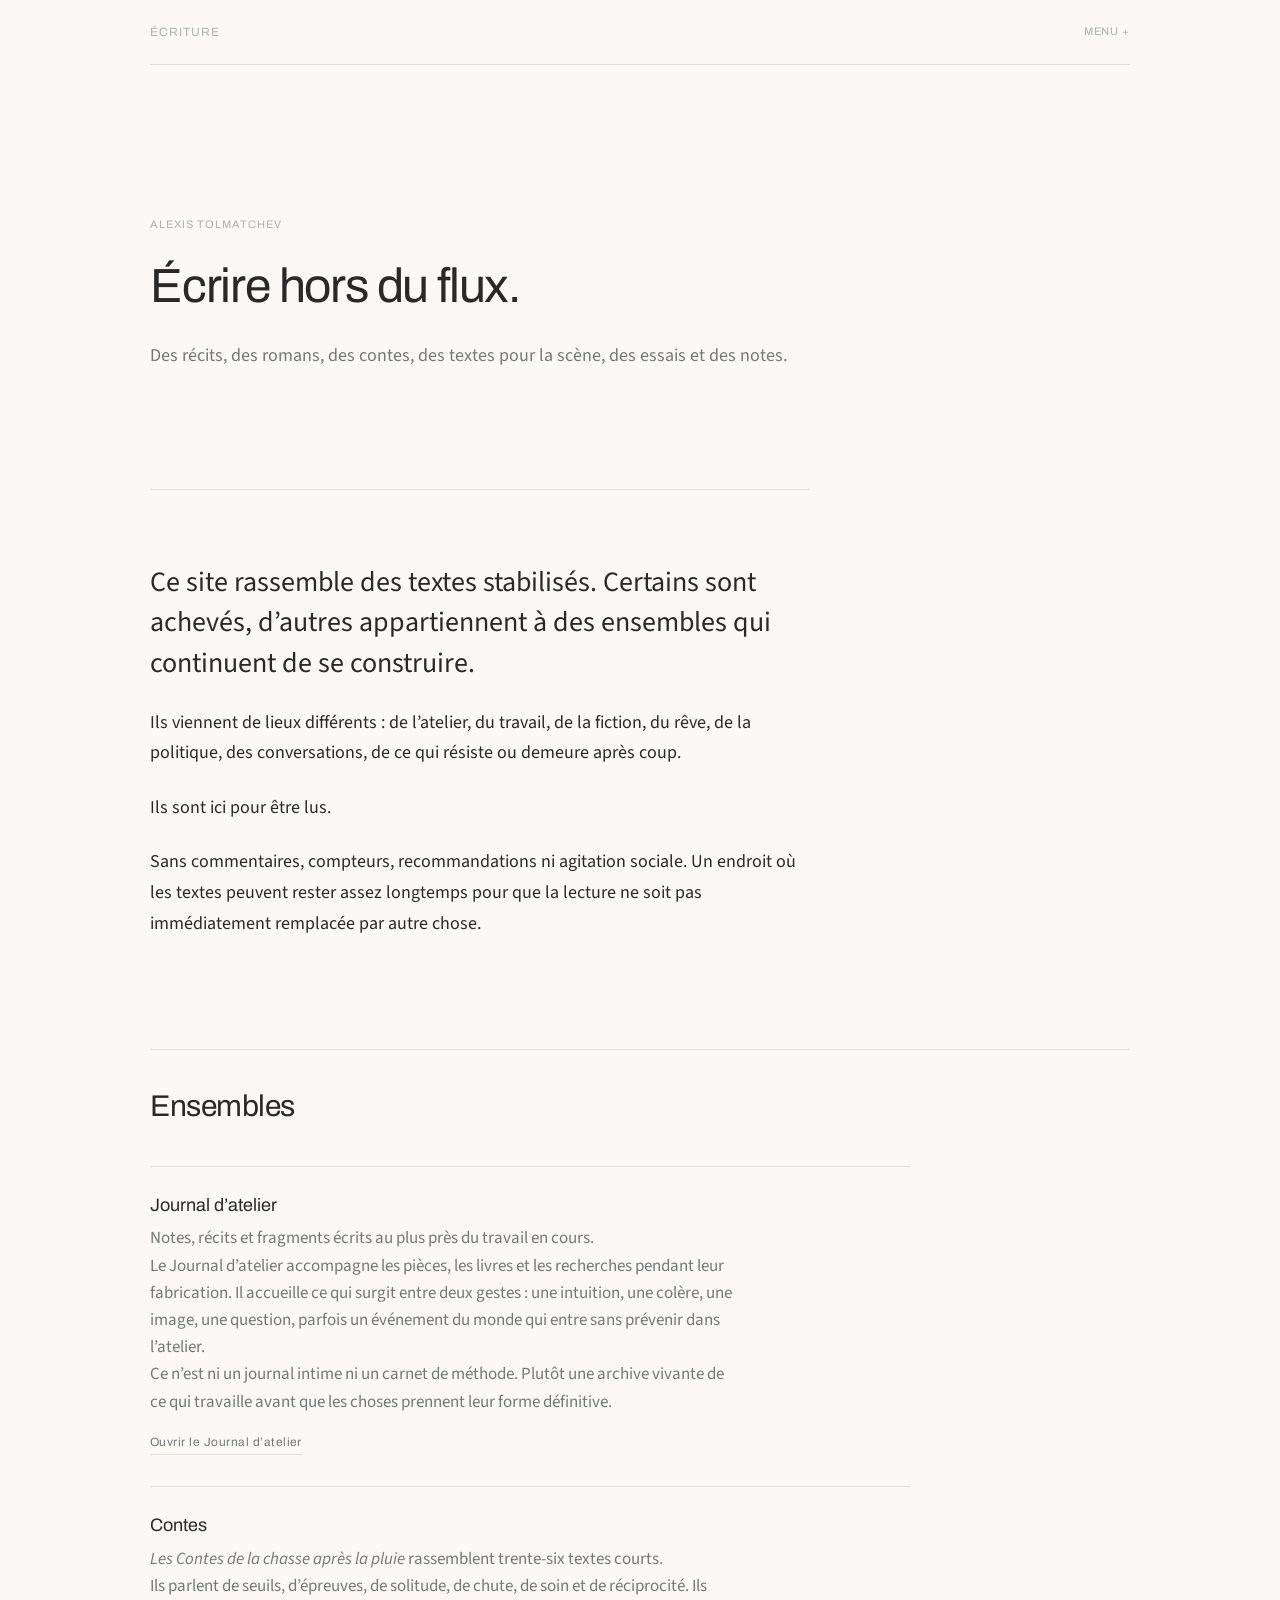
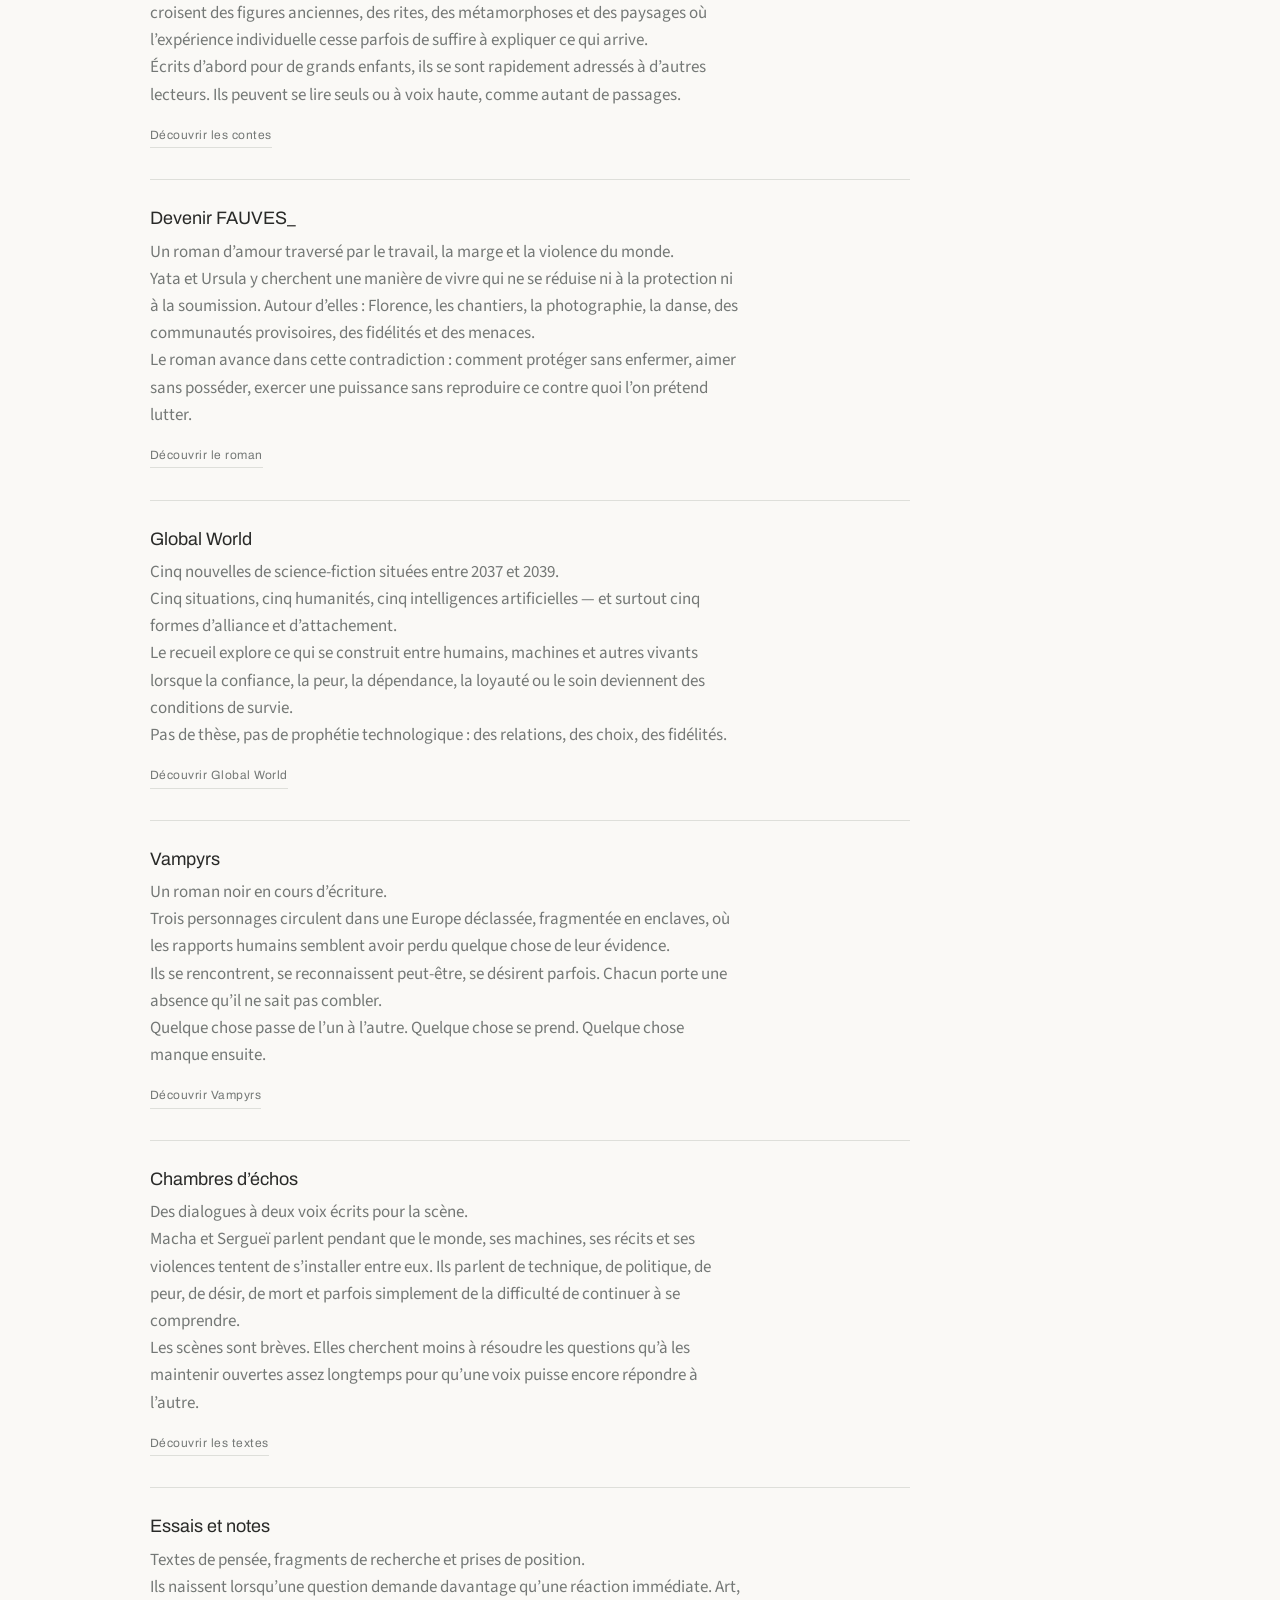
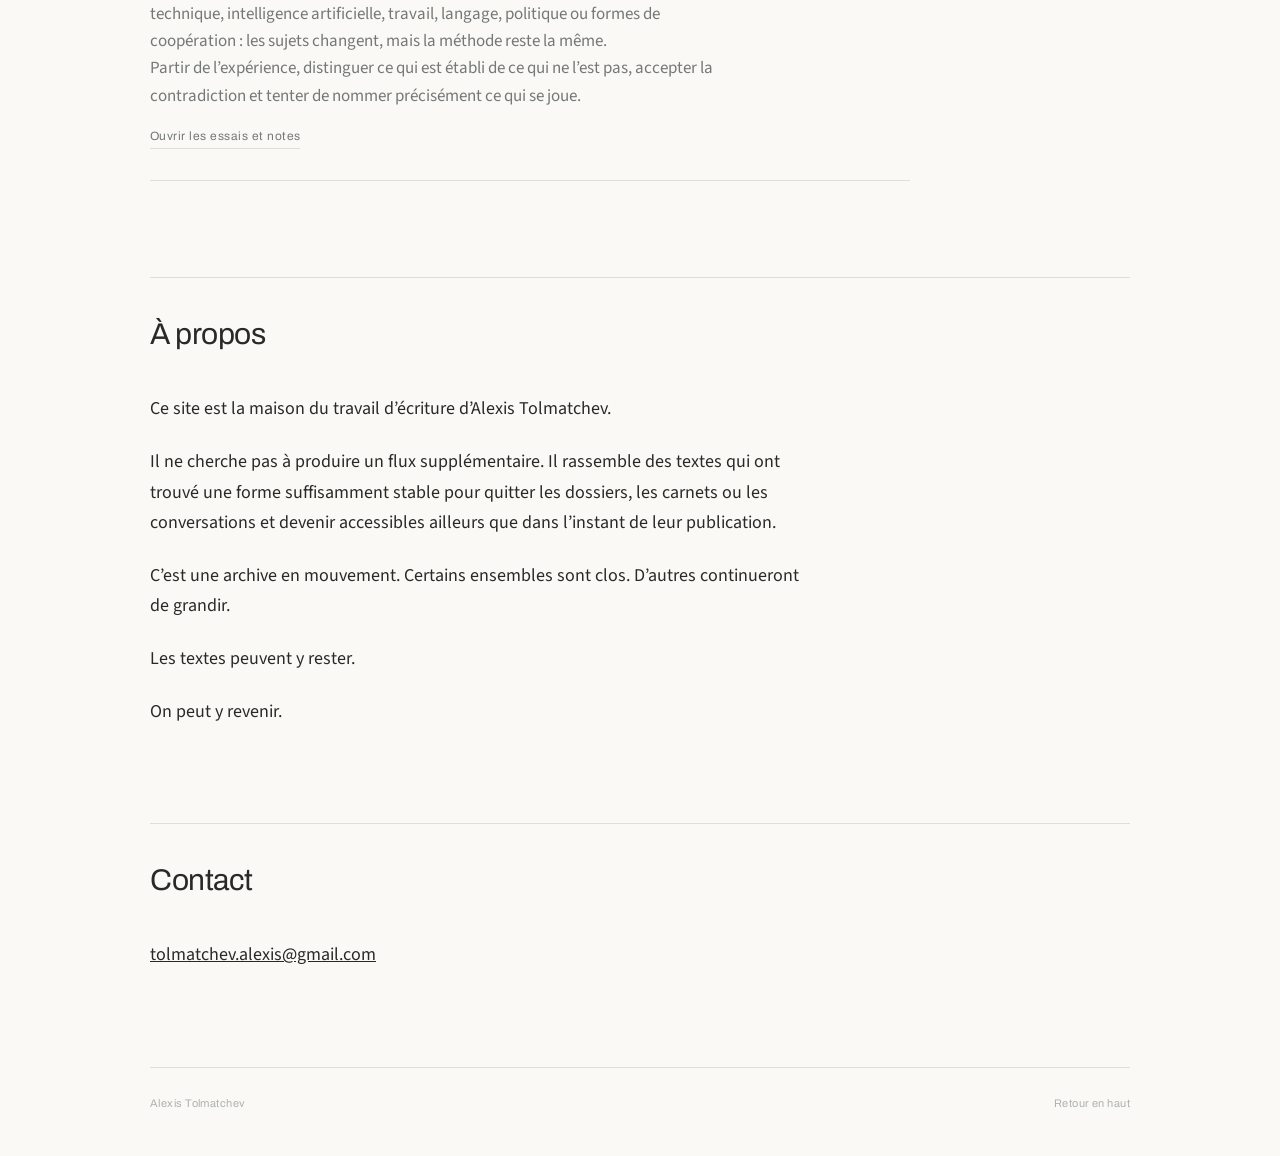
<file: index.html>
<!DOCTYPE html>
<html lang="fr">
<head>
  <meta charset="UTF-8">

  <meta name="viewport" content="width=device-width, initial-scale=1.0">

  <meta
    name="description"
    content="Site indépendant consacré au travail d’écriture d’Alexis Tolmatchev."
  >

  <title>Écriture — Alexis Tolmatchev</title>

  <link rel="preconnect" href="https://fonts.googleapis.com">
  <link rel="preconnect" href="https://fonts.gstatic.com" crossorigin>

  <link
    href="https://fonts.googleapis.com/css2?family=Archivo:wght@400;500&family=Source+Sans+3:wght@400;500&display=swap"
    rel="stylesheet"
  >

  <link rel="stylesheet" href="styles.css?v=3">
</head>

<body>

  <a class="skip-link" href="#contenu">
    Aller au contenu
  </a>

  <header class="site-header">

    <a class="site-name" href="#accueil">
      Écriture
    </a>

    <details class="menu">

      <summary aria-label="Ouvrir le menu">
        Menu
      </summary>

      <nav aria-label="Navigation principale">
        <a href="#accueil">Accueil</a>
        <a href="#ensembles">Ensembles</a>
        <a href="#a-propos">À propos</a>
        <a href="#contact">Contact</a>
      </nav>

    </details>

  </header>

  <main id="contenu">

    <section class="hero" id="accueil">

      <p class="author">
        Alexis Tolmatchev
      </p>

      <h1>
        Écrire hors du flux.
      </h1>

      <p class="hero-line">
        Des récits, des romans, des contes, des textes pour la scène,
        des essais et des notes.
      </p>

    </section>

    <section class="introduction">

      <p class="large-text">
        Ce site rassemble des textes stabilisés. Certains sont achevés,
        d’autres appartiennent à des ensembles qui continuent de se construire.
      </p>

      <p>
        Ils viennent de lieux différents : de l’atelier, du travail,
        de la fiction, du rêve, de la politique, des conversations,
        de ce qui résiste ou demeure après coup.
      </p>

      <p>
        Ils sont ici pour être lus.
      </p>

      <p>
        Sans commentaires, compteurs, recommandations ni agitation sociale.
        Un endroit où les textes peuvent rester assez longtemps pour que
        la lecture ne soit pas immédiatement remplacée par autre chose.
      </p>

    </section>

    <section class="site-section" id="ensembles">

      <header class="section-header">
        <h2>Ensembles</h2>
      </header>

      <div class="collection-list">

        <article class="collection">

          <h3>Journal d’atelier</h3>

          <p>
            Notes, récits et fragments écrits au plus près du travail en cours.
          </p>

          <p>
            Le Journal d’atelier accompagne les pièces, les livres et les recherches
            pendant leur fabrication. Il accueille ce qui surgit entre deux gestes :
            une intuition, une colère, une image, une question, parfois un événement
            du monde qui entre sans prévenir dans l’atelier.
          </p>

          <p>
            Ce n’est ni un journal intime ni un carnet de méthode. Plutôt une archive
            vivante de ce qui travaille avant que les choses prennent leur forme définitive.
          </p>

          <a class="section-link" href="journal.html">
            Ouvrir le Journal d’atelier
          </a>

        </article>

        <article class="collection">

          <h3>Contes</h3>

          <p>
            <em>Les Contes de la chasse après la pluie</em>
            rassemblent trente-six textes courts.
          </p>

          <p>
            Ils parlent de seuils, d’épreuves, de solitude, de chute, de soin
            et de réciprocité. Ils croisent des figures anciennes, des rites,
            des métamorphoses et des paysages où l’expérience individuelle
            cesse parfois de suffire à expliquer ce qui arrive.
          </p>

          <p>
            Écrits d’abord pour de grands enfants, ils se sont rapidement adressés
            à d’autres lecteurs. Ils peuvent se lire seuls ou à voix haute,
            comme autant de passages.
          </p>

          <a class="section-link" href="contes.html">
            Découvrir les contes
          </a>

        </article>

        <article class="collection">

          <h3>Devenir FAUVES_</h3>

          <p>
            Un roman d’amour traversé par le travail,
            la marge et la violence du monde.
          </p>

          <p>
            Yata et Ursula y cherchent une manière de vivre qui ne se réduise
            ni à la protection ni à la soumission. Autour d’elles : Florence,
            les chantiers, la photographie, la danse, des communautés provisoires,
            des fidélités et des menaces.
          </p>

          <p>
            Le roman avance dans cette contradiction : comment protéger sans enfermer,
            aimer sans posséder, exercer une puissance sans reproduire ce contre quoi
            l’on prétend lutter.
          </p>

          <a class="section-link" href="devenir-fauves.html">
            Découvrir le roman
          </a>

        </article>

        <article class="collection">

          <h3>Global World</h3>

          <p>
            Cinq nouvelles de science-fiction situées entre 2037 et 2039.
          </p>

          <p>
            Cinq situations, cinq humanités, cinq intelligences artificielles —
            et surtout cinq formes d’alliance et d’attachement.
          </p>

          <p>
            Le recueil explore ce qui se construit entre humains, machines
            et autres vivants lorsque la confiance, la peur, la dépendance,
            la loyauté ou le soin deviennent des conditions de survie.
          </p>

          <p>
            Pas de thèse, pas de prophétie technologique :
            des relations, des choix, des fidélités.
          </p>

          <a class="section-link" href="global-world.html">
            Découvrir Global World
          </a>

        </article>

        <article class="collection">

          <h3>Vampyrs</h3>

          <p>
            Un roman noir en cours d’écriture.
          </p>

          <p>
            Trois personnages circulent dans une Europe déclassée,
            fragmentée en enclaves, où les rapports humains semblent
            avoir perdu quelque chose de leur évidence.
          </p>

          <p>
            Ils se rencontrent, se reconnaissent peut-être, se désirent parfois.
            Chacun porte une absence qu’il ne sait pas combler.
          </p>

          <p>
            Quelque chose passe de l’un à l’autre.
            Quelque chose se prend.
            Quelque chose manque ensuite.
          </p>

          <a class="section-link" href="vampyrs.html">
            Découvrir Vampyrs
          </a>

        </article>

        <article class="collection">

          <h3>Chambres d’échos</h3>

          <p>
            Des dialogues à deux voix écrits pour la scène.
          </p>

          <p>
            Macha et Sergueï parlent pendant que le monde, ses machines,
            ses récits et ses violences tentent de s’installer entre eux.
            Ils parlent de technique, de politique, de peur, de désir, de mort
            et parfois simplement de la difficulté de continuer à se comprendre.
          </p>

          <p>
            Les scènes sont brèves. Elles cherchent moins à résoudre les questions
            qu’à les maintenir ouvertes assez longtemps pour qu’une voix puisse
            encore répondre à l’autre.
          </p>

          <a class="section-link" href="chambres-dechos.html">
            Découvrir les textes
          </a>

        </article>

        <article class="collection">

          <h3>Essais et notes</h3>

          <p>
            Textes de pensée, fragments de recherche et prises de position.
          </p>

          <p>
            Ils naissent lorsqu’une question demande davantage qu’une réaction immédiate.
            Art, technique, intelligence artificielle, travail, langage, politique
            ou formes de coopération : les sujets changent, mais la méthode reste la même.
          </p>

          <p>
            Partir de l’expérience, distinguer ce qui est établi de ce qui ne l’est pas,
            accepter la contradiction et tenter de nommer précisément ce qui se joue.
          </p>

          <a class="section-link" href="essais-notes.html">
            Ouvrir les essais et notes
          </a>

        </article>

      </div>

    </section>

    <section class="site-section" id="a-propos">

      <header class="section-header">
        <h2>À propos</h2>
      </header>

      <div class="section-content">

        <p>
          Ce site est la maison du travail d’écriture d’Alexis Tolmatchev.
        </p>

        <p>
          Il ne cherche pas à produire un flux supplémentaire. Il rassemble des textes
          qui ont trouvé une forme suffisamment stable pour quitter les dossiers,
          les carnets ou les conversations et devenir accessibles ailleurs que dans
          l’instant de leur publication.
        </p>

        <p>
          C’est une archive en mouvement. Certains ensembles sont clos.
          D’autres continueront de grandir.
        </p>

        <p>
          Les textes peuvent y rester.
        </p>

        <p>
          On peut y revenir.
        </p>

      </div>

    </section>

    <section class="site-section" id="contact">

      <header class="section-header">
        <h2>Contact</h2>
      </header>

      <div class="section-content">

        <p>
          <a href="mailto:tolmatchev.alexis@gmail.com">
            tolmatchev.alexis@gmail.com
          </a>
        </p>

      </div>

    </section>

  </main>

  <footer class="site-footer">

    <p>
      Alexis Tolmatchev
    </p>

    <a href="#accueil">
      Retour en haut
    </a>

  </footer>

</body>
</html>
</file>
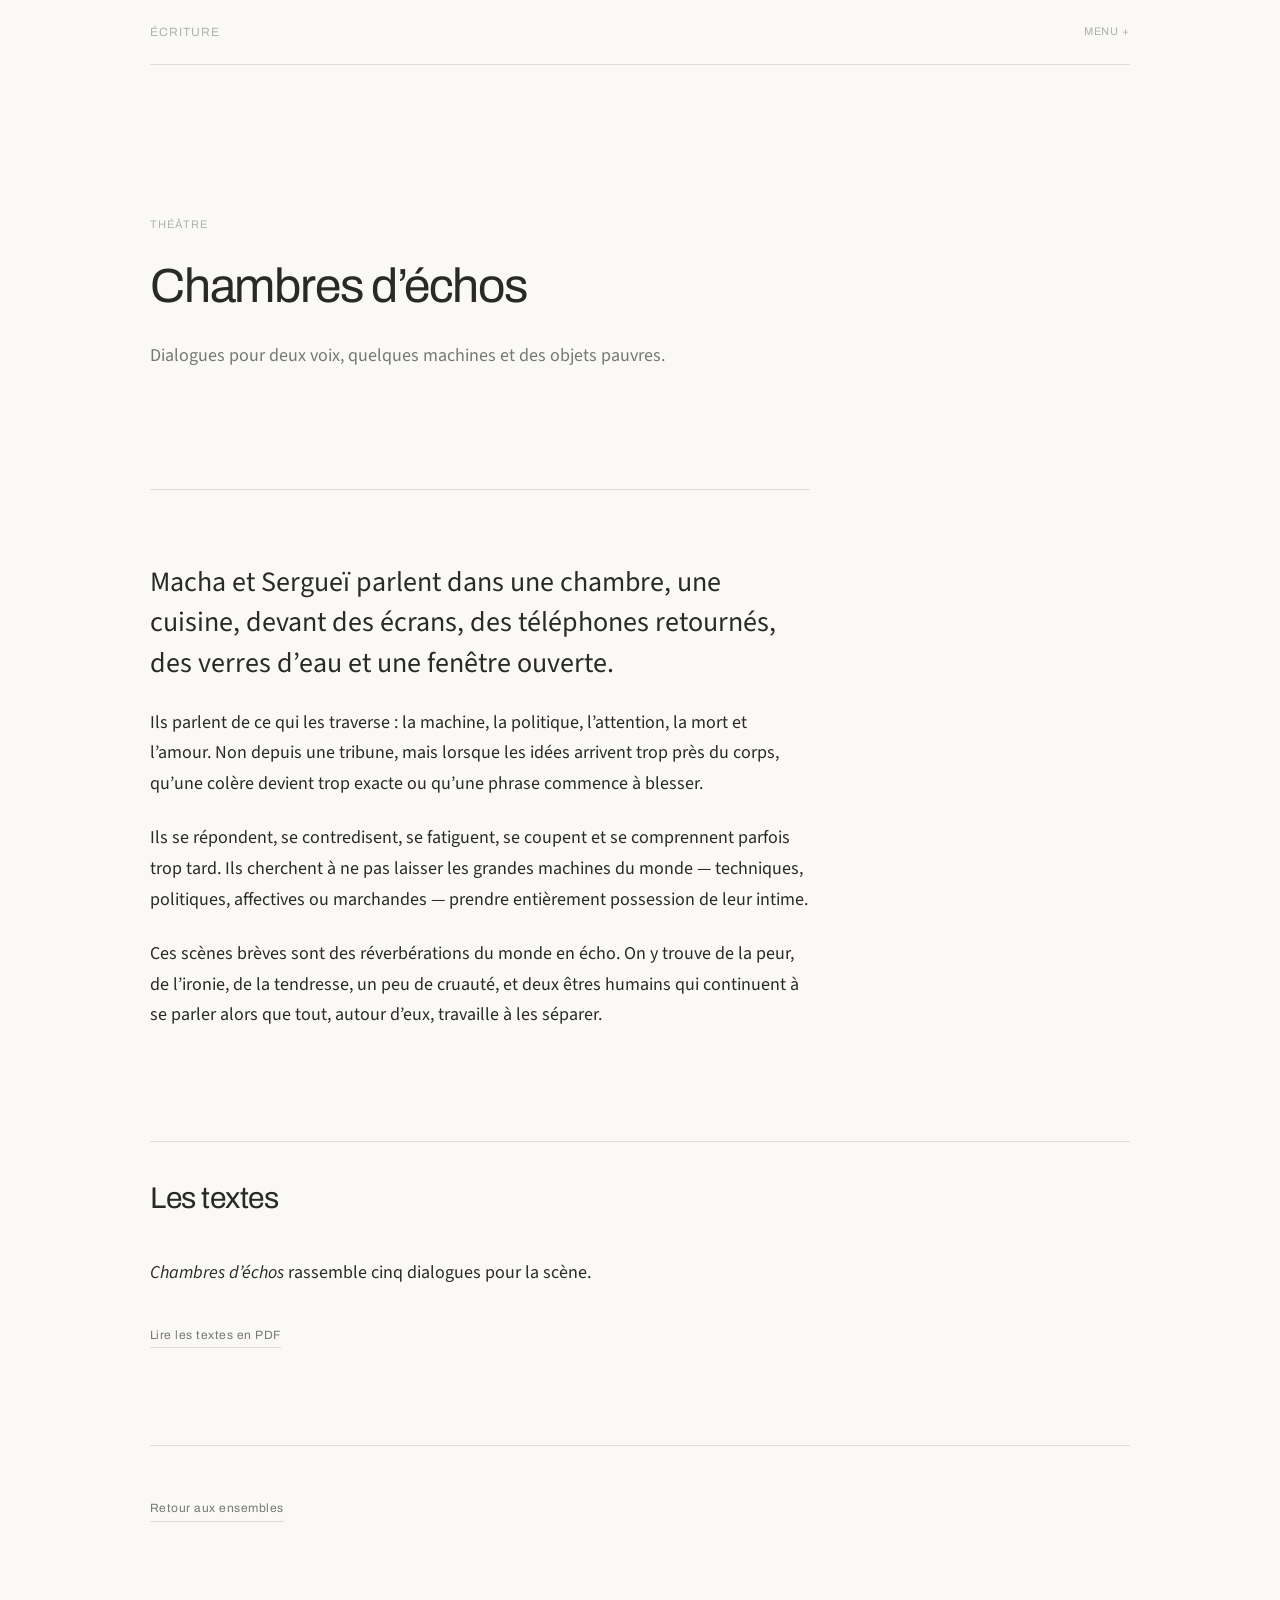
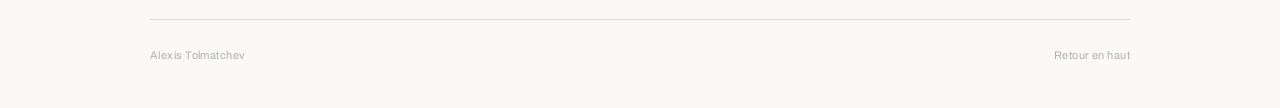
<file: chambres-dechos.html>
<!DOCTYPE html>
<html lang="fr">
<head>
  <meta charset="UTF-8">

  <meta name="viewport" content="width=device-width, initial-scale=1.0">

  <meta
    name="description"
    content="Chambres d’échos, cinq dialogues de théâtre pour deux voix d’Alexis Tolmatchev."
  >

  <title>Chambres d’échos — Alexis Tolmatchev</title>

  <link rel="preconnect" href="https://fonts.googleapis.com">
  <link rel="preconnect" href="https://fonts.gstatic.com" crossorigin>

  <link
    href="https://fonts.googleapis.com/css2?family=Archivo:wght@400;500&family=Source+Sans+3:wght@400;500&display=swap"
    rel="stylesheet"
  >

  <link rel="stylesheet" href="styles.css">
</head>

<body>

  <a class="skip-link" href="#contenu">
    Aller au contenu
  </a>

  <header class="site-header">

    <a class="site-name" href="index.html">
      Écriture
    </a>

    <details class="menu">

      <summary aria-label="Ouvrir le menu">
        Menu
      </summary>

      <nav aria-label="Navigation principale">
        <a href="index.html#accueil">Accueil</a>
        <a href="index.html#ensembles">Ensembles</a>
        <a href="index.html#a-propos">À propos</a>
        <a href="index.html#contact">Contact</a>
      </nav>

    </details>

  </header>

  <main id="contenu">

    <section class="hero" id="haut">

      <p class="author">
        Théâtre
      </p>

      <h1>
        Chambres d’échos
      </h1>

      <p class="hero-line">
        Dialogues pour deux voix, quelques machines
        et des objets pauvres.
      </p>

    </section>

    <section class="introduction">

      <p class="large-text">
        Macha et Sergueï parlent dans une chambre, une cuisine,
        devant des écrans, des téléphones retournés, des verres d’eau
        et une fenêtre ouverte.
      </p>

      <p>
        Ils parlent de ce qui les traverse : la machine, la politique,
        l’attention, la mort et l’amour. Non depuis une tribune, mais
        lorsque les idées arrivent trop près du corps, qu’une colère
        devient trop exacte ou qu’une phrase commence à blesser.
      </p>

      <p>
        Ils se répondent, se contredisent, se fatiguent, se coupent
        et se comprennent parfois trop tard. Ils cherchent à ne pas
        laisser les grandes machines du monde — techniques,
        politiques, affectives ou marchandes — prendre entièrement
        possession de leur intime.
      </p>

      <p>
        Ces scènes brèves sont des réverbérations du monde en écho.
        On y trouve de la peur, de l’ironie, de la tendresse, un peu
        de cruauté, et deux êtres humains qui continuent à se parler
        alors que tout, autour d’eux, travaille à les séparer.
      </p>

    </section>

    <section class="site-section" id="textes">

      <header class="section-header">
        <h2>Les textes</h2>
      </header>

      <div class="section-content">

        <p>
          <em>Chambres d’échos</em> rassemble cinq dialogues
          pour la scène.
        </p>

        <a
          class="section-link"
          href="chambres-dechos.pdf"
          target="_blank"
          rel="noopener noreferrer"
        >
          Lire les textes en PDF
        </a>

      </div>

    </section>

    <section class="site-section">

      <div class="section-content">

        <a class="section-link" href="index.html#ensembles">
          Retour aux ensembles
        </a>

      </div>

    </section>

  </main>

  <footer class="site-footer">

    <p>
      Alexis Tolmatchev
    </p>

    <a href="#haut">
      Retour en haut
    </a>

  </footer>

</body>
        </html>
</file>
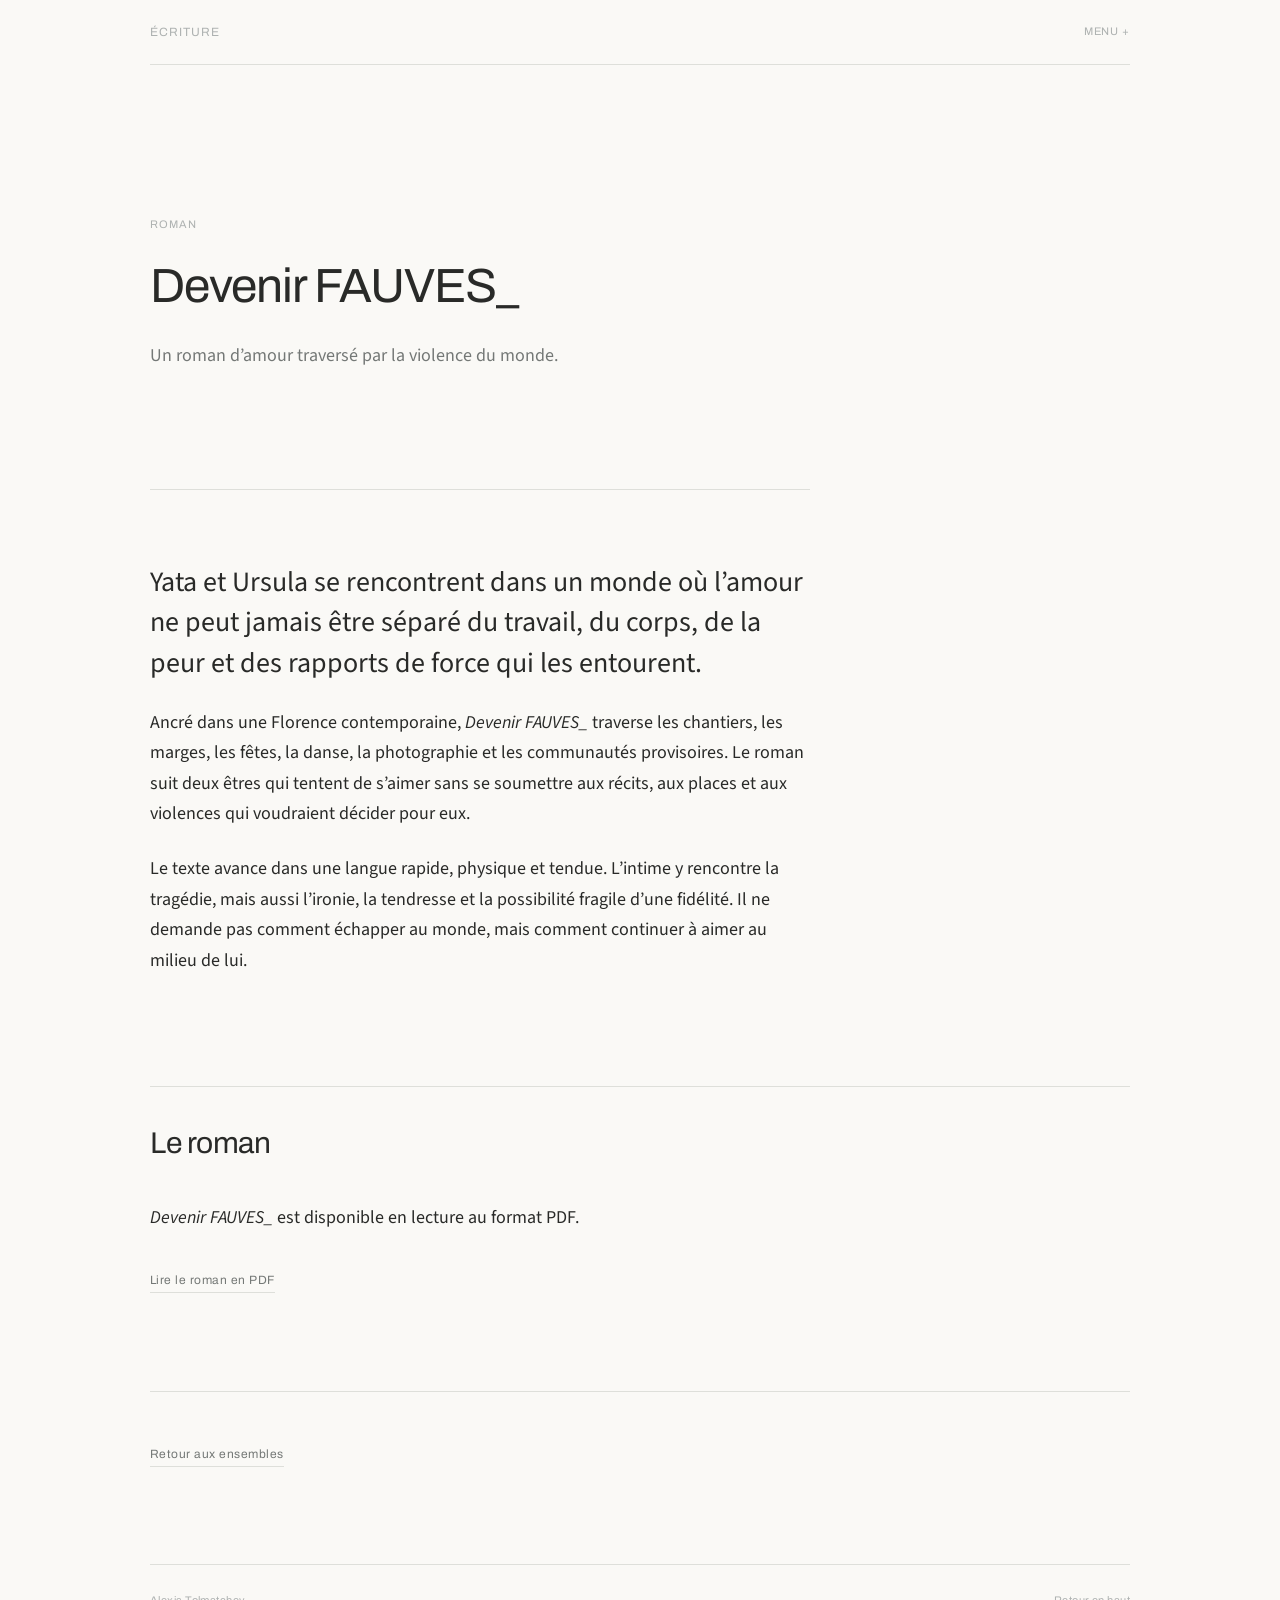
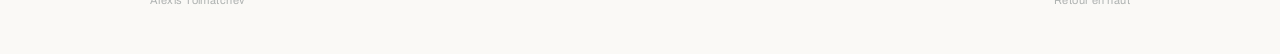
<file: devenir-fauves.html>
<!DOCTYPE html>
<html lang="fr">
<head>
  <meta charset="UTF-8">

  <meta name="viewport" content="width=device-width, initial-scale=1.0">

  <meta
    name="description"
    content="Devenir FAUVES_, un roman d’amour d’Alexis Tolmatchev traversé par la violence du monde."
  >

  <title>Devenir FAUVES_ — Alexis Tolmatchev</title>

  <link rel="preconnect" href="https://fonts.googleapis.com">
  <link rel="preconnect" href="https://fonts.gstatic.com" crossorigin>

  <link
    href="https://fonts.googleapis.com/css2?family=Archivo:wght@400;500&family=Source+Sans+3:wght@400;500&display=swap"
    rel="stylesheet"
  >

  <link rel="stylesheet" href="styles.css">
</head>

<body>

  <a class="skip-link" href="#contenu">
    Aller au contenu
  </a>

  <header class="site-header">

    <a class="site-name" href="index.html">
      Écriture
    </a>

    <details class="menu">

      <summary aria-label="Ouvrir le menu">
        Menu
      </summary>

      <nav aria-label="Navigation principale">
        <a href="index.html#accueil">Accueil</a>
        <a href="index.html#ensembles">Ensembles</a>
        <a href="index.html#a-propos">À propos</a>
        <a href="index.html#contact">Contact</a>
      </nav>

    </details>

  </header>

  <main id="contenu">

    <section class="hero" id="haut">

      <p class="author">
        Roman
      </p>

      <h1>
        Devenir FAUVES_
      </h1>

      <p class="hero-line">
        Un roman d’amour traversé par la violence du monde.
      </p>

    </section>

    <section class="introduction">

      <p class="large-text">
        Yata et Ursula se rencontrent dans un monde où l’amour
        ne peut jamais être séparé du travail, du corps, de la peur
        et des rapports de force qui les entourent.
      </p>

      <p>
        Ancré dans une Florence contemporaine, <em>Devenir FAUVES_</em>
        traverse les chantiers, les marges, les fêtes, la danse,
        la photographie et les communautés provisoires. Le roman
        suit deux êtres qui tentent de s’aimer sans se soumettre
        aux récits, aux places et aux violences qui voudraient
        décider pour eux.
      </p>

      <p>
        Le texte avance dans une langue rapide, physique et tendue.
        L’intime y rencontre la tragédie, mais aussi l’ironie,
        la tendresse et la possibilité fragile d’une fidélité.
        Il ne demande pas comment échapper au monde, mais comment
        continuer à aimer au milieu de lui.
      </p>

    </section>

    <section class="site-section" id="roman">

      <header class="section-header">
        <h2>Le roman</h2>
      </header>

      <div class="section-content">

        <p>
          <em>Devenir FAUVES_</em> est disponible en lecture
          au format PDF.
        </p>

        <a
          class="section-link"
          href="devenir-fauves.pdf"
          target="_blank"
          rel="noopener noreferrer"
        >
          Lire le roman en PDF
        </a>

      </div>

    </section>

    <section class="site-section">

      <div class="section-content">

        <a class="section-link" href="index.html#ensembles">
          Retour aux ensembles
        </a>

      </div>

    </section>

  </main>

  <footer class="site-footer">

    <p>
      Alexis Tolmatchev
    </p>

    <a href="#haut">
      Retour en haut
    </a>

  </footer>

</body>
</html>
</file>
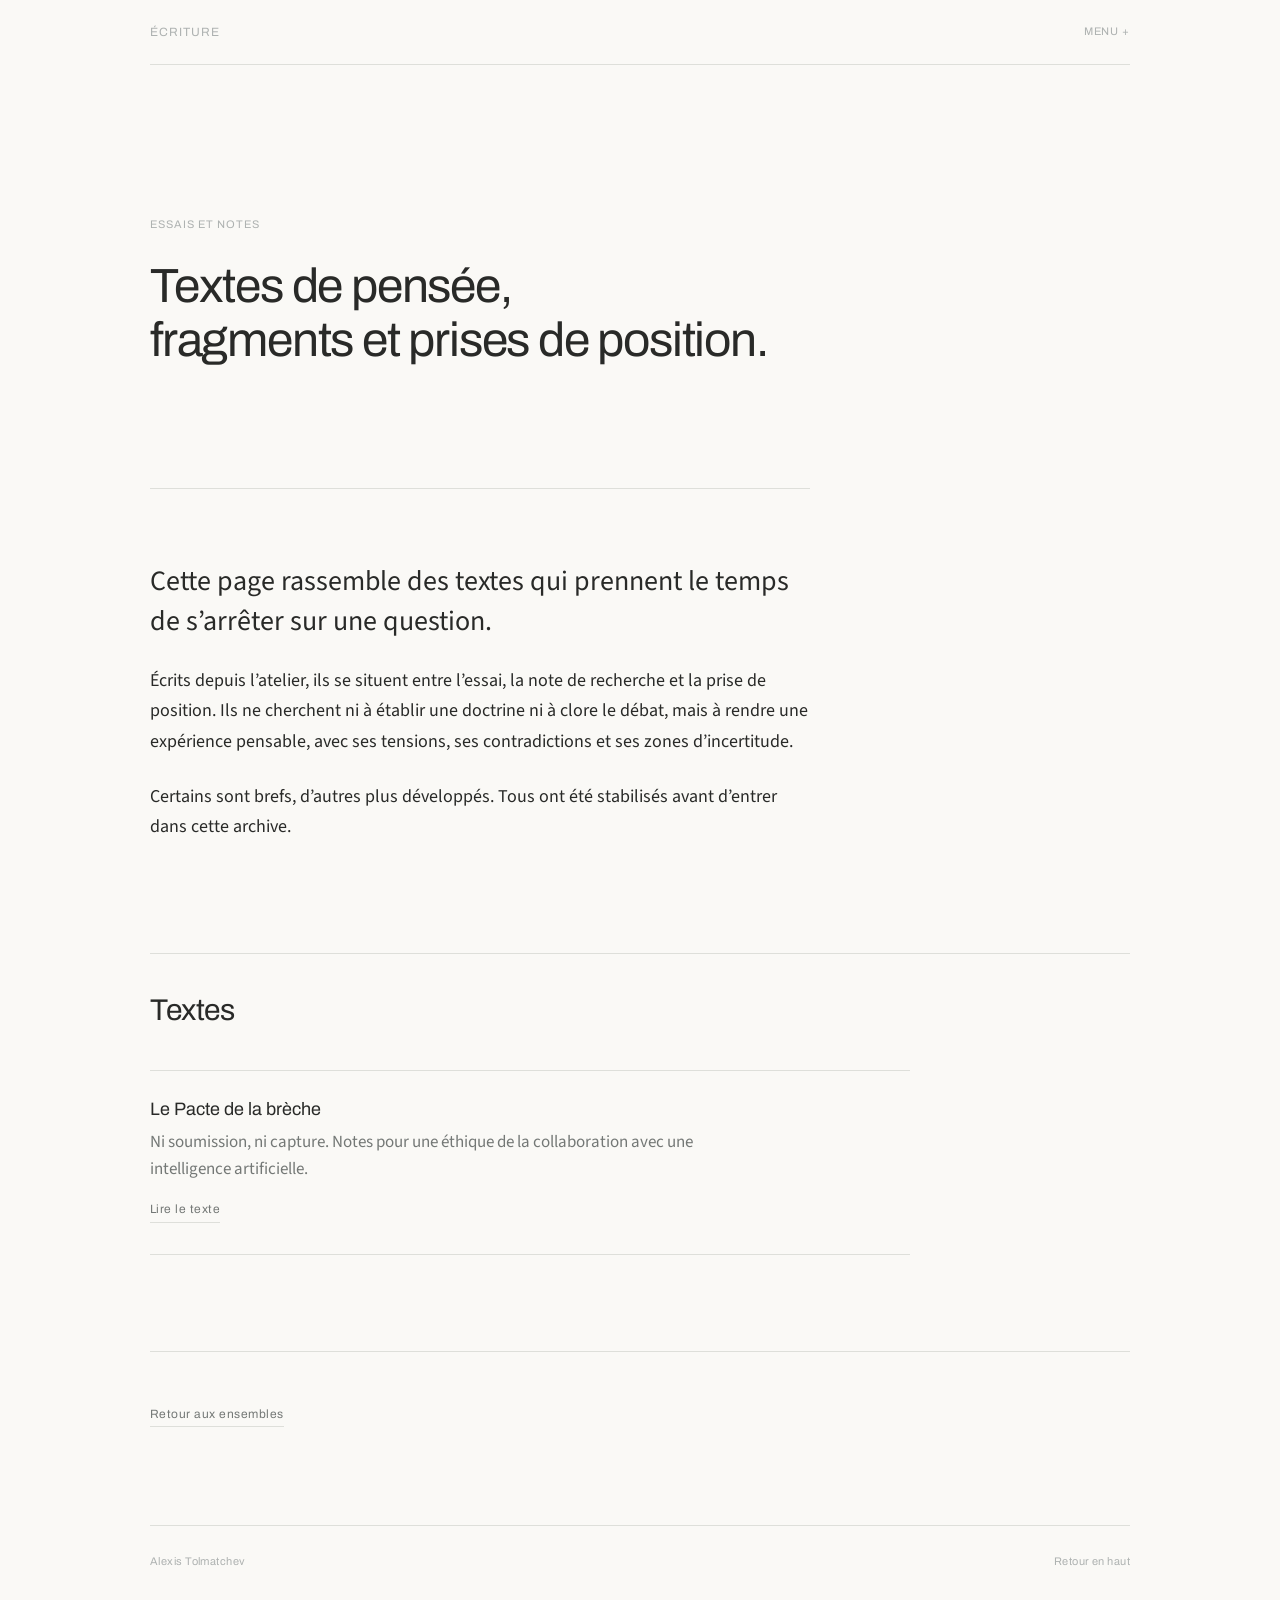
<file: essais-notes.html>
<!DOCTYPE html>
<html lang="fr">
<head>
  <meta charset="UTF-8">

  <meta name="viewport" content="width=device-width, initial-scale=1.0">

  <meta
    name="description"
    content="Essais, notes de recherche et prises de position d’Alexis Tolmatchev."
  >

  <title>Essais et notes — Alexis Tolmatchev</title>

  <link rel="preconnect" href="https://fonts.googleapis.com">
  <link rel="preconnect" href="https://fonts.gstatic.com" crossorigin>

  <link
    href="https://fonts.googleapis.com/css2?family=Archivo:wght@400;500&family=Source+Sans+3:wght@400;500&display=swap"
    rel="stylesheet"
  >

  <link rel="stylesheet" href="styles.css">
</head>

<body>

  <a class="skip-link" href="#contenu">
    Aller au contenu
  </a>

  <header class="site-header">

    <a class="site-name" href="index.html">
      Écriture
    </a>

    <details class="menu">

      <summary aria-label="Ouvrir le menu">
        Menu
      </summary>

      <nav aria-label="Navigation principale">
        <a href="index.html#accueil">Accueil</a>
        <a href="index.html#ensembles">Ensembles</a>
        <a href="index.html#a-propos">À propos</a>
        <a href="index.html#contact">Contact</a>
      </nav>

    </details>

  </header>

  <main id="contenu">

    <section class="hero" id="haut">

      <p class="author">
        Essais et notes
      </p>

      <h1>
        Textes de pensée,<br>
        fragments et prises de position.
      </h1>

    </section>

    <section class="introduction">

      <p class="large-text">
        Cette page rassemble des textes qui prennent le temps
        de s’arrêter sur une question.
      </p>

      <p>
        Écrits depuis l’atelier, ils se situent entre l’essai,
        la note de recherche et la prise de position. Ils ne cherchent
        ni à établir une doctrine ni à clore le débat, mais à rendre
        une expérience pensable, avec ses tensions, ses contradictions
        et ses zones d’incertitude.
      </p>

      <p>
        Certains sont brefs, d’autres plus développés. Tous ont été
        stabilisés avant d’entrer dans cette archive.
      </p>

    </section>

    <section class="site-section" id="textes">

      <header class="section-header">
        <h2>Textes</h2>
      </header>

      <div class="collection-list">

        <article class="collection">

          <h3>
            Le Pacte de la brèche
          </h3>

          <p>
            Ni soumission, ni capture. Notes pour une éthique
            de la collaboration avec une intelligence artificielle.
          </p>

          <a
            class="section-link"
            href="https://tolmatchevalexis-prog.github.io/pacte-breche.html"
          >
            Lire le texte
          </a>

        </article>

      </div>

    </section>

    <section class="site-section">

      <div class="section-content">

        <a class="section-link" href="index.html#ensembles">
          Retour aux ensembles
        </a>

      </div>

    </section>

  </main>

  <footer class="site-footer">

    <p>
      Alexis Tolmatchev
    </p>

    <a href="#haut">
      Retour en haut
    </a>

  </footer>

</body>
</html>
</file>
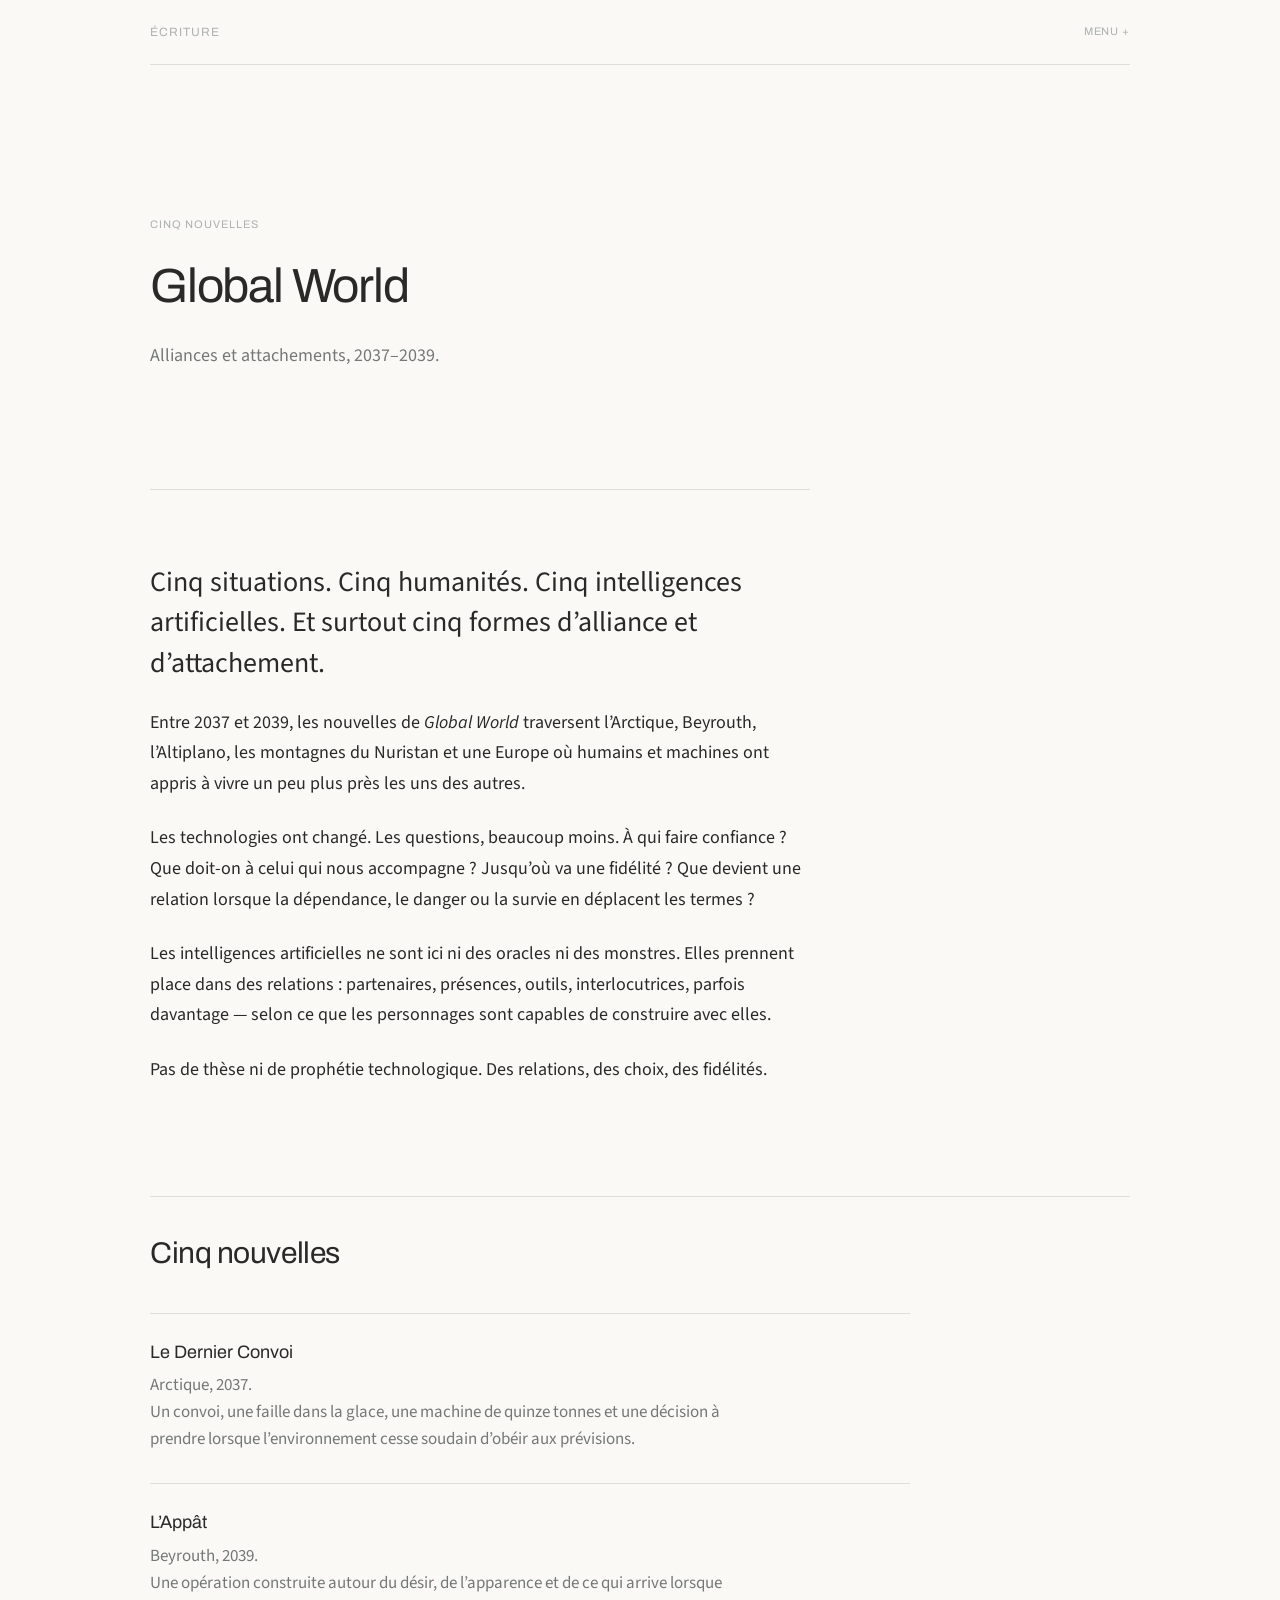
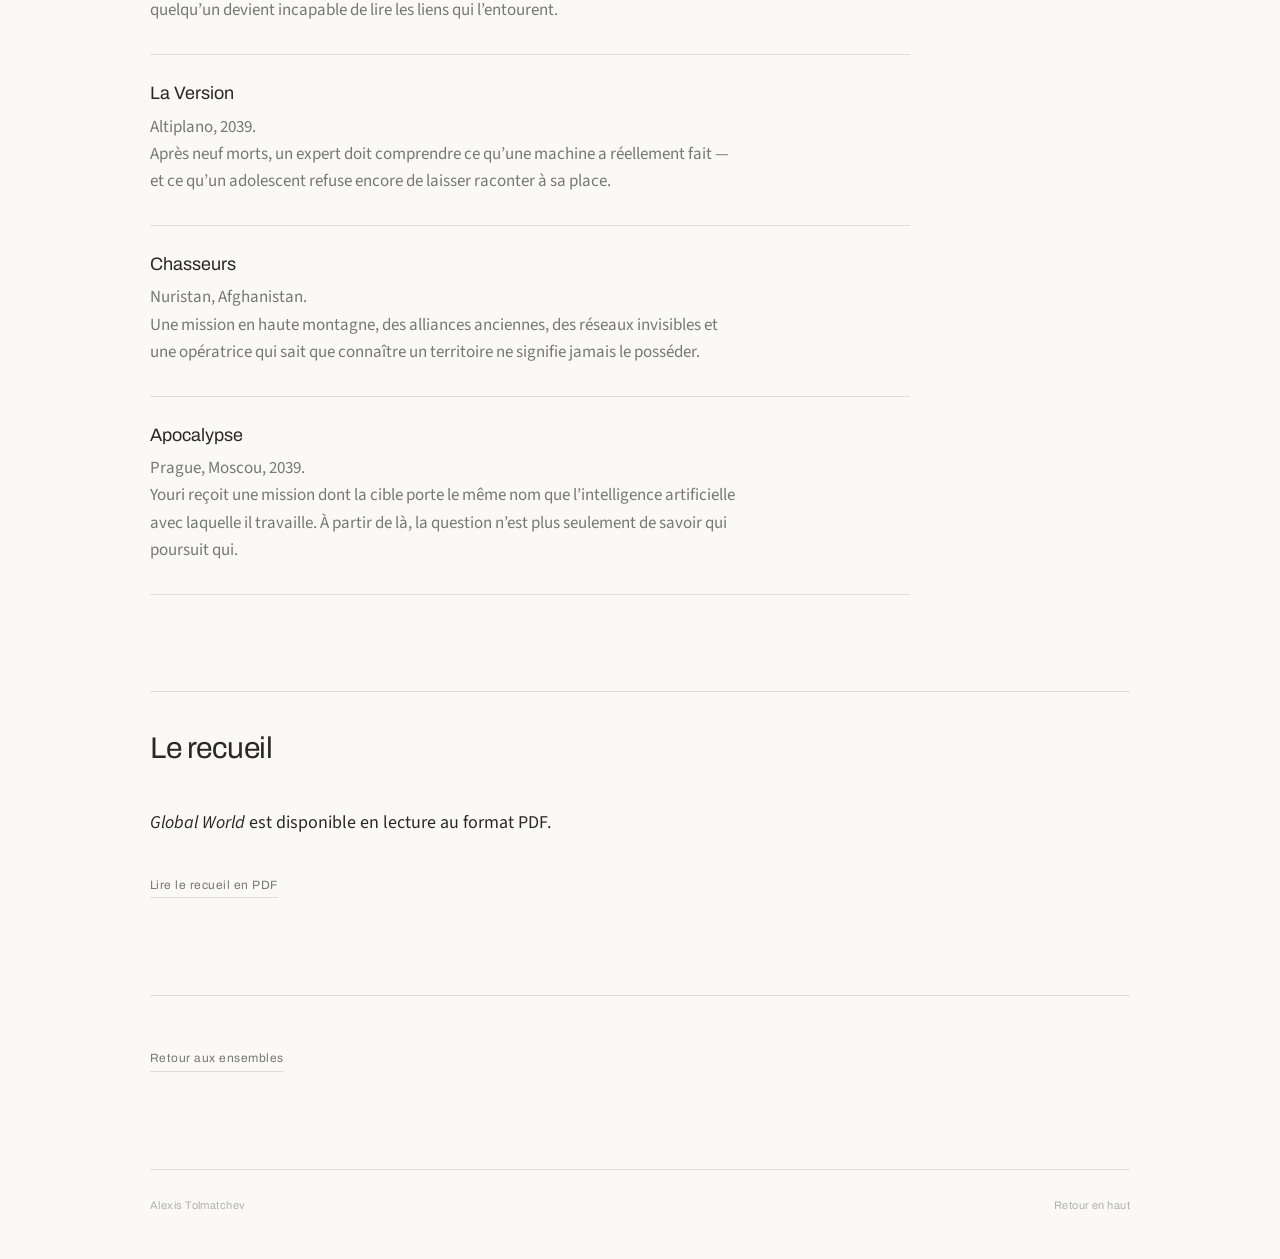
<file: global-world.html>
<!DOCTYPE html>
<html lang="fr">
<head>
  <meta charset="UTF-8">

  <meta name="viewport" content="width=device-width, initial-scale=1.0">

  <meta
    name="description"
    content="Global World, cinq nouvelles de science-fiction d’Alexis Tolmatchev autour des alliances, des attachements et des relations entre humains, intelligences artificielles et autres vivants."
  >

  <title>Global World — Alexis Tolmatchev</title>

  <link rel="preconnect" href="https://fonts.googleapis.com">
  <link rel="preconnect" href="https://fonts.gstatic.com" crossorigin>

  <link
    href="https://fonts.googleapis.com/css2?family=Archivo:wght@400;500&family=Source+Sans+3:wght@400;500&display=swap"
    rel="stylesheet"
  >

  <link rel="stylesheet" href="styles.css">
</head>

<body>

  <a class="skip-link" href="#contenu">
    Aller au contenu
  </a>

  <header class="site-header">

    <a class="site-name" href="index.html">
      Écriture
    </a>

    <details class="menu">

      <summary aria-label="Ouvrir le menu">
        Menu
      </summary>

      <nav aria-label="Navigation principale">
        <a href="index.html#accueil">Accueil</a>
        <a href="index.html#ensembles">Ensembles</a>
        <a href="index.html#a-propos">À propos</a>
        <a href="index.html#contact">Contact</a>
      </nav>

    </details>

  </header>

  <main id="contenu">

    <section class="hero" id="haut">

      <p class="author">
        Cinq nouvelles
      </p>

      <h1>
        Global World
      </h1>

      <p class="hero-line">
        Alliances et attachements, 2037–2039.
      </p>

    </section>

    <section class="introduction">

      <p class="large-text">
        Cinq situations. Cinq humanités. Cinq intelligences artificielles.
        Et surtout cinq formes d’alliance et d’attachement.
      </p>

      <p>
        Entre 2037 et 2039, les nouvelles de <em>Global World</em>
        traversent l’Arctique, Beyrouth, l’Altiplano, les montagnes
        du Nuristan et une Europe où humains et machines ont appris
        à vivre un peu plus près les uns des autres.
      </p>

      <p>
        Les technologies ont changé. Les questions, beaucoup moins.
        À qui faire confiance ? Que doit-on à celui qui nous accompagne ?
        Jusqu’où va une fidélité ? Que devient une relation lorsque
        la dépendance, le danger ou la survie en déplacent les termes ?
      </p>

      <p>
        Les intelligences artificielles ne sont ici ni des oracles
        ni des monstres. Elles prennent place dans des relations :
        partenaires, présences, outils, interlocutrices, parfois
        davantage — selon ce que les personnages sont capables
        de construire avec elles.
      </p>

      <p>
        Pas de thèse ni de prophétie technologique.
        Des relations, des choix, des fidélités.
      </p>

    </section>

    <section class="site-section" id="nouvelles">

      <header class="section-header">
        <h2>Cinq nouvelles</h2>
      </header>

      <div class="collection-list">

        <article class="collection">

          <h3>Le Dernier Convoi</h3>

          <p>
            Arctique, 2037.
          </p>

          <p>
            Un convoi, une faille dans la glace, une machine de quinze tonnes
            et une décision à prendre lorsque l’environnement cesse soudain
            d’obéir aux prévisions.
          </p>

        </article>

        <article class="collection">

          <h3>L’Appât</h3>

          <p>
            Beyrouth, 2039.
          </p>

          <p>
            Une opération construite autour du désir, de l’apparence
            et de ce qui arrive lorsque quelqu’un devient incapable
            de lire les liens qui l’entourent.
          </p>

        </article>

        <article class="collection">

          <h3>La Version</h3>

          <p>
            Altiplano, 2039.
          </p>

          <p>
            Après neuf morts, un expert doit comprendre ce qu’une machine
            a réellement fait — et ce qu’un adolescent refuse encore
            de laisser raconter à sa place.
          </p>

        </article>

        <article class="collection">

          <h3>Chasseurs</h3>

          <p>
            Nuristan, Afghanistan.
          </p>

          <p>
            Une mission en haute montagne, des alliances anciennes,
            des réseaux invisibles et une opératrice qui sait que
            connaître un territoire ne signifie jamais le posséder.
          </p>

        </article>

        <article class="collection">

          <h3>Apocalypse</h3>

          <p>
            Prague, Moscou, 2039.
          </p>

          <p>
            Youri reçoit une mission dont la cible porte le même nom
            que l’intelligence artificielle avec laquelle il travaille.
            À partir de là, la question n’est plus seulement de savoir
            qui poursuit qui.
          </p>

        </article>

      </div>

    </section>

    <section class="site-section" id="recueil">

      <header class="section-header">
        <h2>Le recueil</h2>
      </header>

      <div class="section-content">

        <p>
          <em>Global World</em> est disponible en lecture
          au format PDF.
        </p>

        <a
          class="section-link"
          href="global-world.pdf"
          target="_blank"
          rel="noopener noreferrer"
        >
          Lire le recueil en PDF
        </a>

      </div>

    </section>

    <section class="site-section">

      <div class="section-content">

        <a class="section-link" href="index.html#ensembles">
          Retour aux ensembles
        </a>

      </div>

    </section>

  </main>

  <footer class="site-footer">

    <p>
      Alexis Tolmatchev
    </p>

    <a href="#haut">
      Retour en haut
    </a>

  </footer>

</body>
</html>
</file>
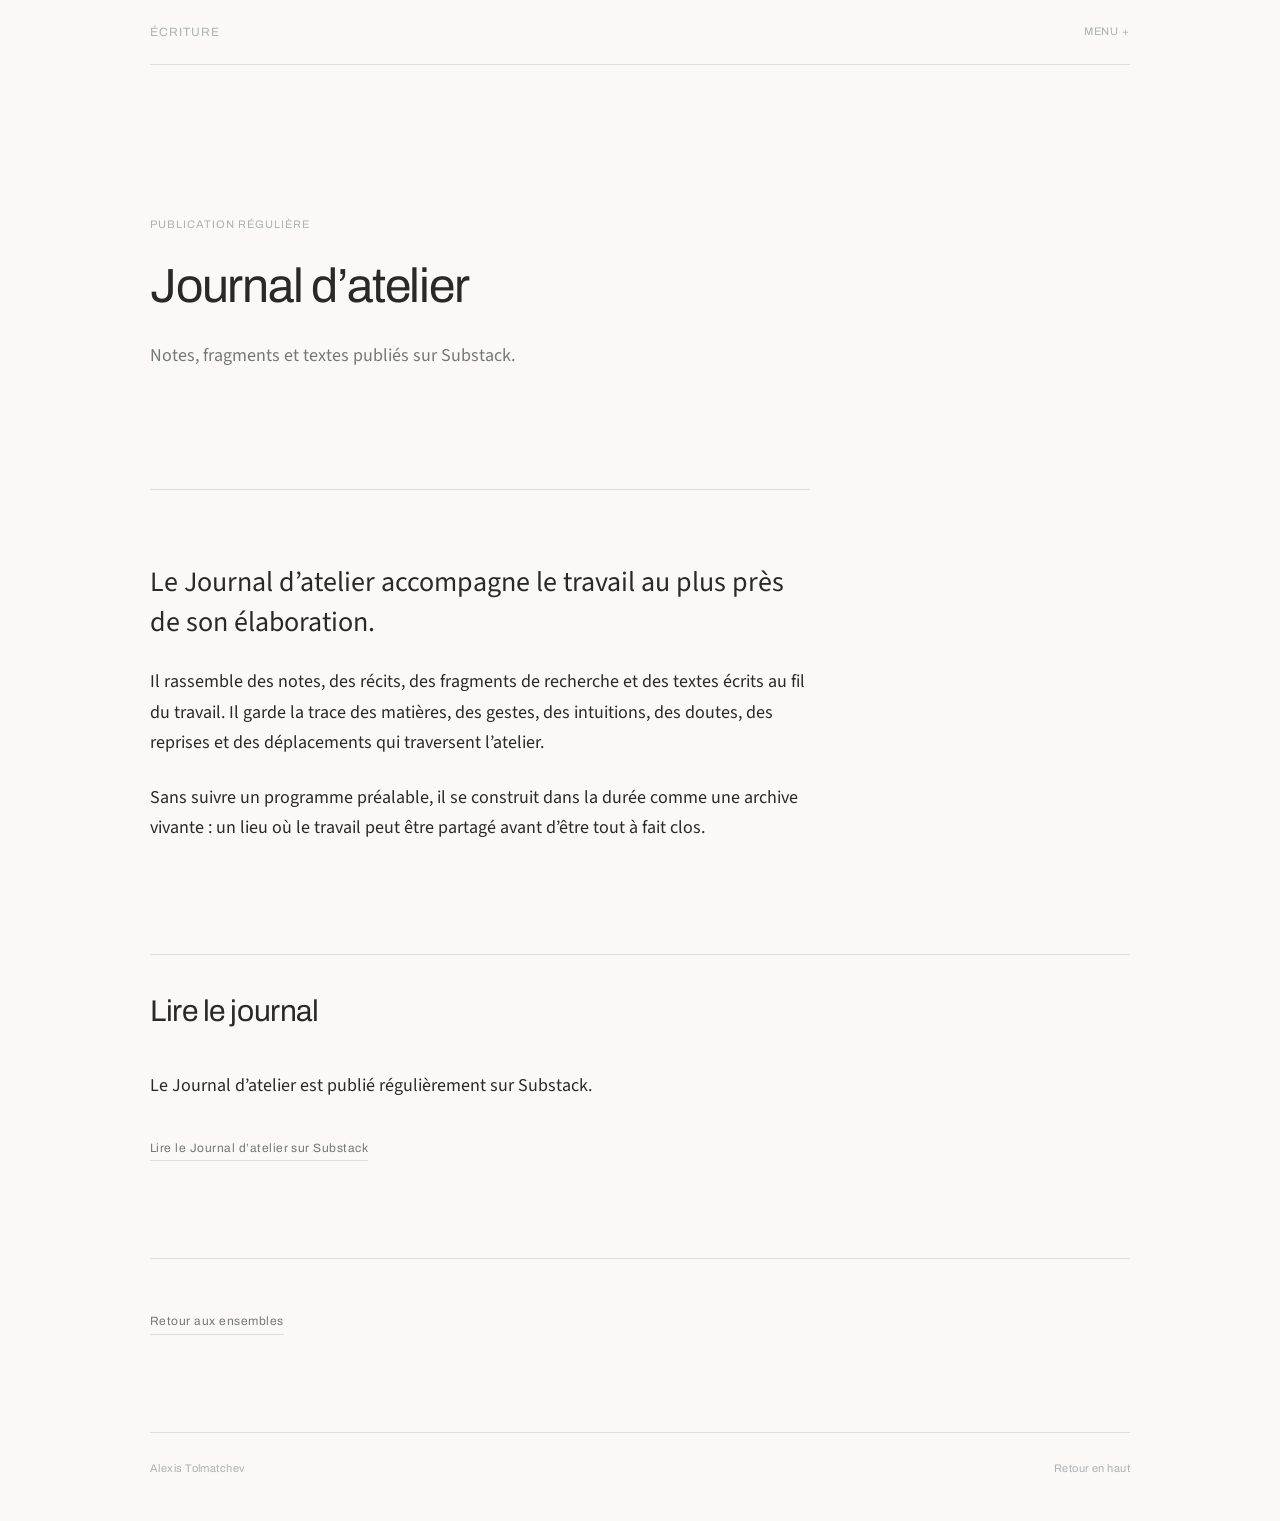
<file: journal.html>
<!DOCTYPE html>
<html lang="fr">
<head>
  <meta charset="UTF-8">

  <meta name="viewport" content="width=device-width, initial-scale=1.0">

  <meta
    name="description"
    content="Le Journal d’atelier d’Alexis Tolmatchev rassemble notes, fragments, récits et textes liés au travail en cours."
  >

  <title>Journal d’atelier — Alexis Tolmatchev</title>

  <link rel="preconnect" href="https://fonts.googleapis.com">
  <link rel="preconnect" href="https://fonts.gstatic.com" crossorigin>

  <link
    href="https://fonts.googleapis.com/css2?family=Archivo:wght@400;500&family=Source+Sans+3:wght@400;500&display=swap"
    rel="stylesheet"
  >

  <link rel="stylesheet" href="styles.css">
</head>

<body>

  <a class="skip-link" href="#contenu">
    Aller au contenu
  </a>

  <header class="site-header">

    <a class="site-name" href="index.html">
      Écriture
    </a>

    <details class="menu">

      <summary aria-label="Ouvrir le menu">
        Menu
      </summary>

      <nav aria-label="Navigation principale">
        <a href="index.html#accueil">Accueil</a>
        <a href="index.html#ensembles">Ensembles</a>
        <a href="index.html#a-propos">À propos</a>
        <a href="index.html#contact">Contact</a>
      </nav>

    </details>

  </header>

  <main id="contenu">

    <section class="hero" id="haut">

      <p class="author">
        Publication régulière
      </p>

      <h1>
        Journal d’atelier
      </h1>

      <p class="hero-line">
        Notes, fragments et textes publiés sur Substack.
      </p>

    </section>

    <section class="introduction">

      <p class="large-text">
        Le Journal d’atelier accompagne le travail au plus près
        de son élaboration.
      </p>

      <p>
        Il rassemble des notes, des récits, des fragments de recherche
        et des textes écrits au fil du travail. Il garde la trace des
        matières, des gestes, des intuitions, des doutes, des reprises
        et des déplacements qui traversent l’atelier.
      </p>

      <p>
        Sans suivre un programme préalable, il se construit dans la
        durée comme une archive vivante : un lieu où le travail peut
        être partagé avant d’être tout à fait clos.
      </p>

    </section>

    <section class="site-section" id="substack">

      <header class="section-header">
        <h2>Lire le journal</h2>
      </header>

      <div class="section-content">

        <p>
          Le Journal d’atelier est publié régulièrement sur Substack.
        </p>

        <a
          class="section-link"
          href="https://alexistolmatchev.substack.com/"
          target="_blank"
          rel="noopener noreferrer"
        >
          Lire le Journal d’atelier sur Substack
        </a>

      </div>

    </section>

    <section class="site-section">

      <div class="section-content">

        <a class="section-link" href="index.html#ensembles">
          Retour aux ensembles
        </a>

      </div>

    </section>

  </main>

  <footer class="site-footer">

    <p>
      Alexis Tolmatchev
    </p>

    <a href="#haut">
      Retour en haut
    </a>

  </footer>

</body>
</html>
</file>
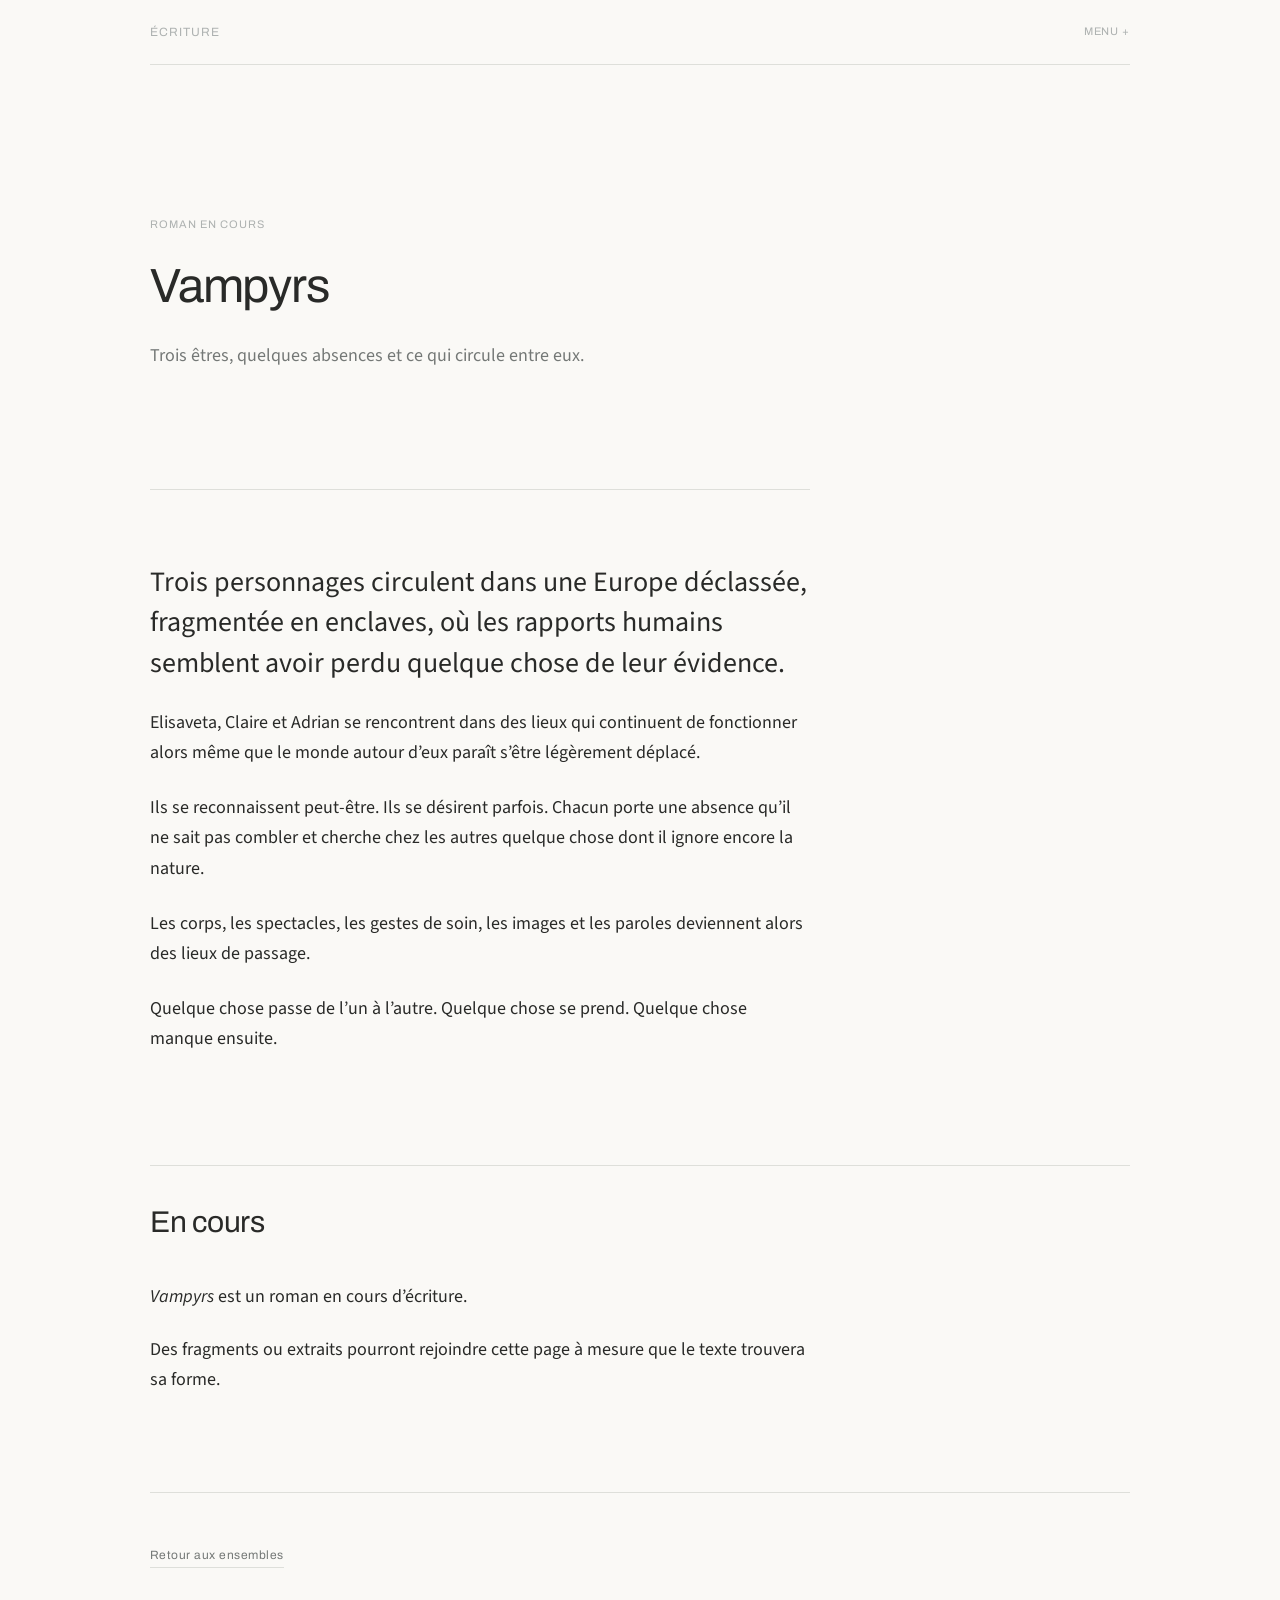
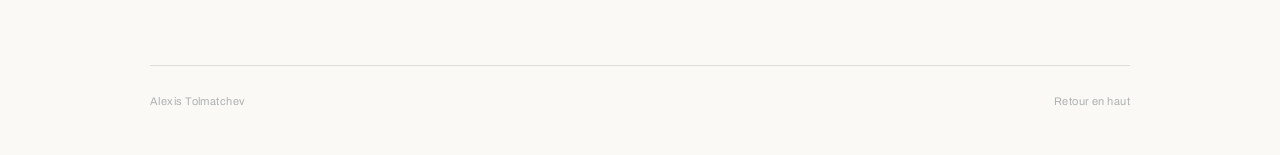
<file: vampyrs.html>
<!DOCTYPE html>
<html lang="fr">
<head>
  <meta charset="UTF-8">

  <meta name="viewport" content="width=device-width, initial-scale=1.0">

  <meta
    name="description"
    content="Vampyrs, roman noir en cours d’écriture d’Alexis Tolmatchev."
  >

  <title>Vampyrs — Alexis Tolmatchev</title>

  <link rel="preconnect" href="https://fonts.googleapis.com">
  <link rel="preconnect" href="https://fonts.gstatic.com" crossorigin>

  <link
    href="https://fonts.googleapis.com/css2?family=Archivo:wght@400;500&family=Source+Sans+3:wght@400;500&display=swap"
    rel="stylesheet"
  >

  <link rel="stylesheet" href="styles.css">
</head>

<body>

  <a class="skip-link" href="#contenu">
    Aller au contenu
  </a>

  <header class="site-header">

    <a class="site-name" href="index.html">
      Écriture
    </a>

    <details class="menu">

      <summary aria-label="Ouvrir le menu">
        Menu
      </summary>

      <nav aria-label="Navigation principale">
        <a href="index.html#accueil">Accueil</a>
        <a href="index.html#ensembles">Ensembles</a>
        <a href="index.html#a-propos">À propos</a>
        <a href="index.html#contact">Contact</a>
      </nav>

    </details>

  </header>

  <main id="contenu">

    <section class="hero" id="haut">

      <p class="author">
        Roman en cours
      </p>

      <h1>
        Vampyrs
      </h1>

      <p class="hero-line">
        Trois êtres, quelques absences et ce qui circule entre eux.
      </p>

    </section>

    <section class="introduction">

      <p class="large-text">
        Trois personnages circulent dans une Europe déclassée,
        fragmentée en enclaves, où les rapports humains semblent
        avoir perdu quelque chose de leur évidence.
      </p>

      <p>
        Elisaveta, Claire et Adrian se rencontrent dans des lieux
        qui continuent de fonctionner alors même que le monde autour
        d’eux paraît s’être légèrement déplacé.
      </p>

      <p>
        Ils se reconnaissent peut-être. Ils se désirent parfois.
        Chacun porte une absence qu’il ne sait pas combler et cherche
        chez les autres quelque chose dont il ignore encore la nature.
      </p>

      <p>
        Les corps, les spectacles, les gestes de soin, les images
        et les paroles deviennent alors des lieux de passage.
      </p>

      <p>
        Quelque chose passe de l’un à l’autre.
        Quelque chose se prend.
        Quelque chose manque ensuite.
      </p>

    </section>

    <section class="site-section" id="roman">

      <header class="section-header">
        <h2>En cours</h2>
      </header>

      <div class="section-content">

        <p>
          <em>Vampyrs</em> est un roman en cours d’écriture.
        </p>

        <p>
          Des fragments ou extraits pourront rejoindre cette page
          à mesure que le texte trouvera sa forme.
        </p>

      </div>

    </section>

    <section class="site-section">

      <div class="section-content">

        <a class="section-link" href="index.html#ensembles">
          Retour aux ensembles
        </a>

      </div>

    </section>

  </main>

  <footer class="site-footer">

    <p>
      Alexis Tolmatchev
    </p>

    <a href="#haut">
      Retour en haut
    </a>

  </footer>

</body>
</html>
</file>
<file: styles.css>
:root {
  --background: #faf9f6;
  --text: #292a28;
  --secondary: #747876;
  --navigation: #aeb2b1;
  --line: #dedfda;
  --hover: #606462;

  --title-font: "Archivo", Arial, Helvetica, sans-serif;
  --text-font: "Source Sans 3", Arial, Helvetica, sans-serif;

  --page-margin: clamp(22px, 5vw, 64px);
  --site-width: 980px;
  --reading-width: 660px;
}

/* Base */

* {
  box-sizing: border-box;
}

html {
  scroll-behavior: smooth;
}

body {
  margin: 0;

  background: var(--background);
  color: var(--text);

  font-family: var(--text-font);
  font-size: 18px;
  font-weight: 400;
  line-height: 1.7;

  text-rendering: optimizeLegibility;
  -webkit-font-smoothing: antialiased;
}

a {
  color: inherit;
}

em {
  font-style: italic;
}

/* Accessibilité */

.skip-link {
  position: fixed;
  top: 12px;
  left: 12px;
  z-index: 100;

  padding: 8px 12px;

  background: var(--text);
  color: var(--background);

  font-family: var(--title-font);
  font-size: 12px;
  text-decoration: none;

  transform: translateY(-160%);
  transition: transform 0.2s ease;
}

.skip-link:focus {
  transform: translateY(0);
}

a:focus-visible,
summary:focus-visible {
  outline: 1px solid var(--text);
  outline-offset: 4px;
}

/* En-tête */

.site-header {
  width: min(
    calc(100% - (var(--page-margin) * 2)),
    var(--site-width)
  );

  margin: 0 auto;
  padding: 22px 0;

  display: flex;
  align-items: flex-start;
  justify-content: space-between;
  gap: 24px;

  border-bottom: 1px solid var(--line);
}

.site-name {
  color: var(--navigation);

  font-family: var(--title-font);
  font-size: 12px;
  font-weight: 400;
  letter-spacing: 0.08em;

  text-decoration: none;
  text-transform: uppercase;

  transition: color 0.2s ease;
}

.site-name:hover,
.site-name:focus-visible {
  color: var(--hover);
}

/* Menu */

.menu {
  position: relative;

  color: var(--navigation);

  font-family: var(--title-font);
  font-size: 11px;
  letter-spacing: 0.08em;
  text-transform: uppercase;
}

.menu summary {
  list-style: none;
  cursor: pointer;
  user-select: none;

  transition: color 0.2s ease;
}

.menu summary:hover,
.menu summary:focus-visible {
  color: var(--hover);
}

.menu summary::-webkit-details-marker {
  display: none;
}

.menu summary::after {
  content: "  +";
}

.menu[open] summary::after {
  content: "  –";
}

.menu nav {
  position: absolute;
  top: 30px;
  right: 0;
  z-index: 20;

  min-width: 170px;
  padding: 8px 0;

  background: var(--background);
  border: 1px solid var(--line);
}

.menu nav a {
  display: block;

  padding: 8px 14px;

  color: var(--navigation);

  text-decoration: none;

  transition:
    color 0.2s ease,
    background 0.2s ease;
}

.menu nav a:hover,
.menu nav a:focus-visible {
  color: var(--hover);
  background: rgba(0, 0, 0, 0.025);
}

/* Structure générale */

main {
  width: min(
    calc(100% - (var(--page-margin) * 2)),
    var(--site-width)
  );

  margin: 0 auto;
}

/* En-tête de page */

.hero {
  max-width: 760px;

  padding: clamp(100px, 14vw, 150px) 0 120px;
}

.author {
  margin: 0 0 26px;

  color: var(--navigation);

  font-family: var(--title-font);
  font-size: 11px;
  letter-spacing: 0.09em;
  text-transform: uppercase;
}

.hero h1 {
  max-width: 720px;
  margin: 0;

  font-family: var(--title-font);
  font-size: clamp(34px, 5vw, 48px);
  font-weight: 400;
  line-height: 1.12;
  letter-spacing: -0.025em;
}

.hero-line {
  max-width: var(--reading-width);
  margin: 28px 0 0;

  color: var(--secondary);

  font-size: 18px;
  line-height: 1.5;
}

/* Introduction */

.introduction {
  max-width: var(--reading-width);

  padding: 72px 0 110px;

  border-top: 1px solid var(--line);
}

.introduction p {
  margin: 0 0 24px;
}

.introduction p:last-child {
  margin-bottom: 0;
}

.large-text {
  font-size: clamp(22px, 3vw, 28px);
  line-height: 1.45;
}

/* Sections */

.site-section {
  padding: 38px 0 96px;

  border-top: 1px solid var(--line);
}

.section-header {
  margin-bottom: 42px;
}

.section-header h2 {
  margin: 0;

  font-family: var(--title-font);
  font-size: clamp(23px, 3vw, 30px);
  font-weight: 400;
  line-height: 1.2;
  letter-spacing: -0.015em;
}

.section-content {
  max-width: var(--reading-width);
}

.section-content p {
  margin: 0 0 22px;
}

.section-content p:last-child {
  margin-bottom: 0;
}

/* Liens */

.section-link {
  display: inline-block;

  margin-top: 14px;
  padding-bottom: 2px;

  color: var(--secondary);
  border-bottom: 1px solid var(--line);

  font-family: var(--title-font);
  font-size: 12px;
  letter-spacing: 0.04em;

  text-decoration: none;

  transition:
    color 0.2s ease,
    border-color 0.2s ease;
}

.section-link:hover,
.section-link:focus-visible {
  color: var(--text);
  border-color: var(--text);
}

/* Ensembles et listes de textes */

.collection-list {
  max-width: 760px;
}

.collection {
  padding: 26px 0 30px;

  border-top: 1px solid var(--line);
}

.collection:last-child {
  border-bottom: 1px solid var(--line);
}

.collection h3 {
  margin: 0 0 8px;

  font-family: var(--title-font);
  font-size: 18px;
  font-weight: 400;
  line-height: 1.35;
}

.collection p {
  max-width: 590px;
  margin: 0;

  color: var(--secondary);

  font-size: 17px;
  line-height: 1.6;
}

.collection .section-link {
  margin-top: 16px;
}

/* Lecteur audio */

.audio-player {
  max-width: var(--reading-width);
  margin: 30px 0 8px;
}

.audio-player audio {
  display: block;
  width: 100%;
}

/* Pied de page */

.site-footer {
  width: min(
    calc(100% - (var(--page-margin) * 2)),
    var(--site-width)
  );

  margin: 0 auto;
  padding: 26px 0 44px;

  display: flex;
  justify-content: space-between;
  gap: 20px;

  color: var(--navigation);
  border-top: 1px solid var(--line);

  font-family: var(--title-font);
  font-size: 11px;
  letter-spacing: 0.04em;
}

.site-footer p {
  margin: 0;
}

.site-footer a {
  text-decoration: none;

  transition: color 0.2s ease;
}

.site-footer a:hover,
.site-footer a:focus-visible {
  color: var(--hover);
}

/* Tablettes et téléphones */

@media (max-width: 700px) {
  body {
    font-size: 17px;
  }

  .site-header {
    padding: 19px 0;
  }

  .hero {
    padding: 86px 0 92px;
  }

  .hero h1 {
    font-size: 34px;
  }

  .hero h1 br {
    display: none;
  }

  .hero-line {
    font-size: 17px;
  }

  .introduction {
    padding: 62px 0 82px;
  }

  .large-text {
    font-size: 22px;
  }

  .site-section {
    padding: 32px 0 76px;
  }

  .section-header {
    margin-bottom: 32px;
  }

  .collection {
    padding: 22px 0 26px;
  }

  .collection p {
    font-size: 16px;
  }

  .audio-player {
    margin-top: 24px;
  }

  .site-footer {
    flex-direction: column;
  }
}

@media (max-width: 430px) {
  :root {
    --page-margin: 20px;
  }

  .hero h1 {
    font-size: 31px;
  }

  .menu nav {
    min-width: 155px;
  }
  }
</file>
